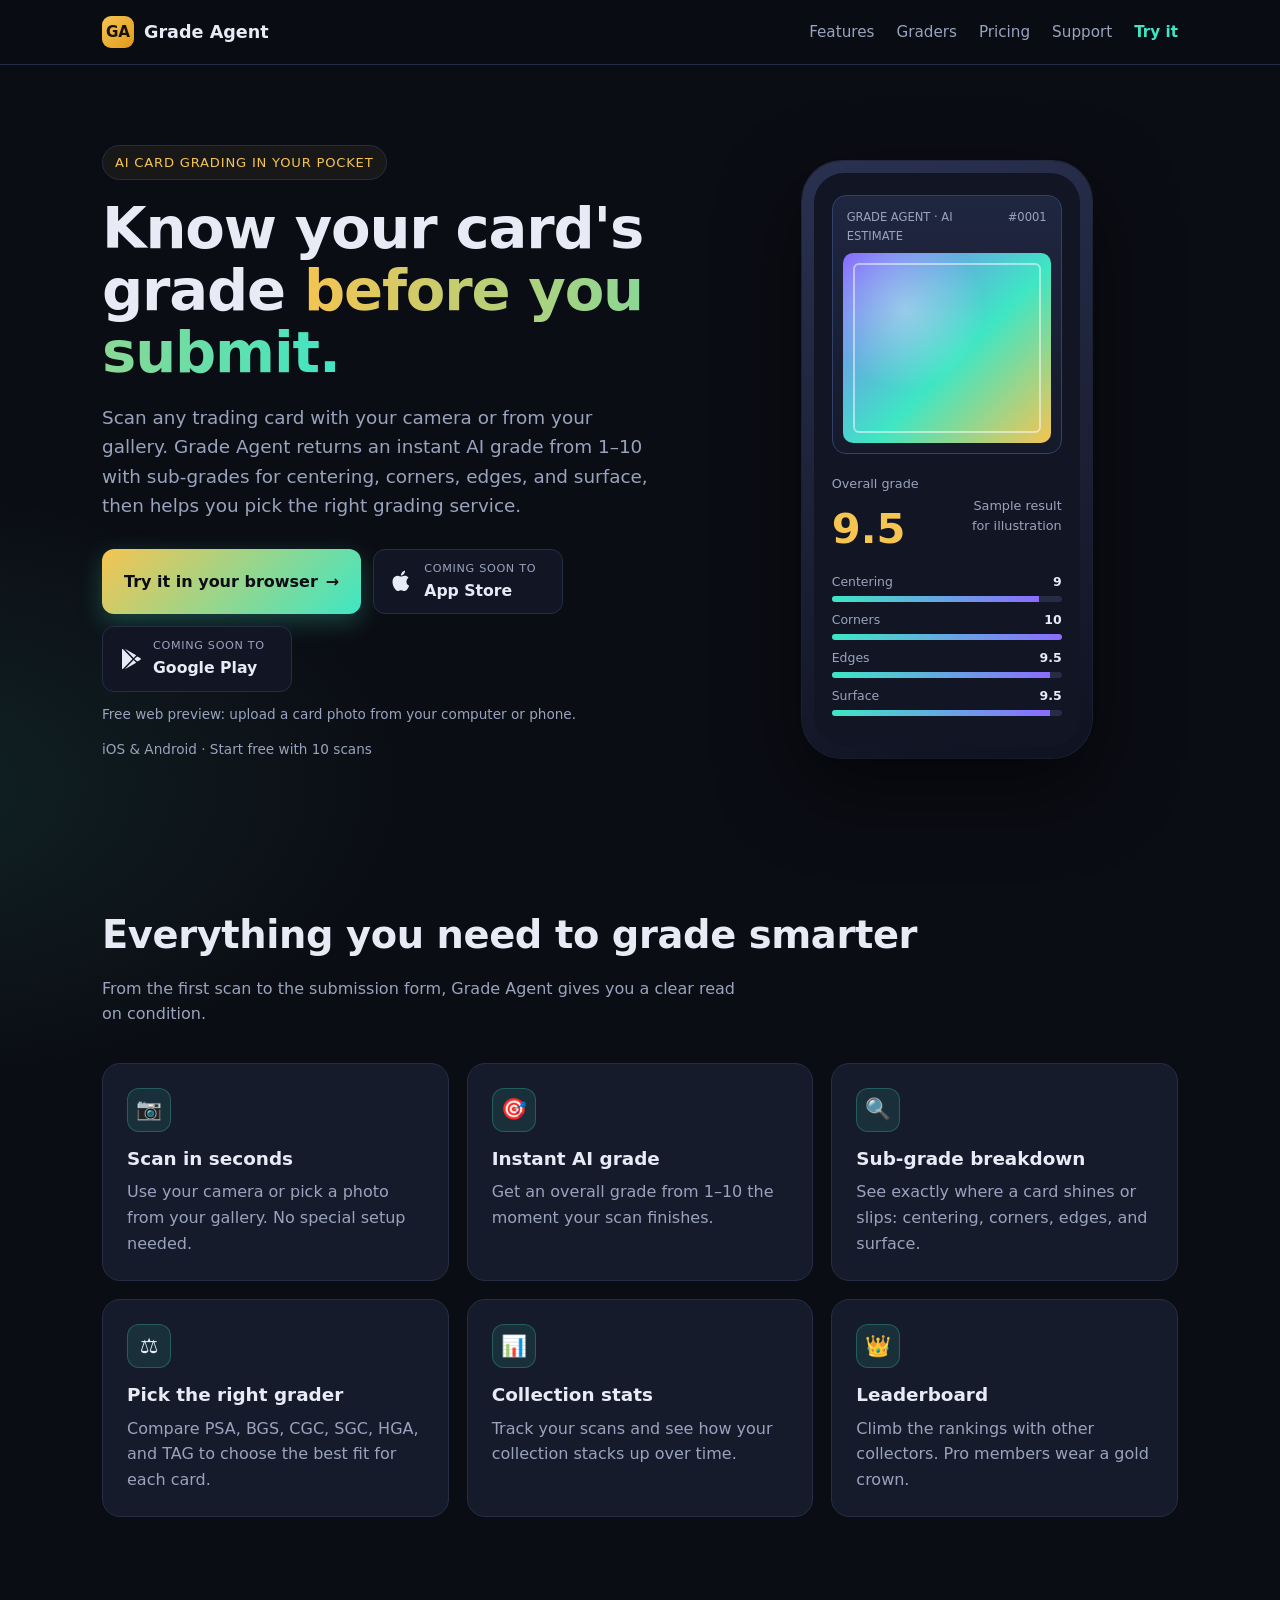
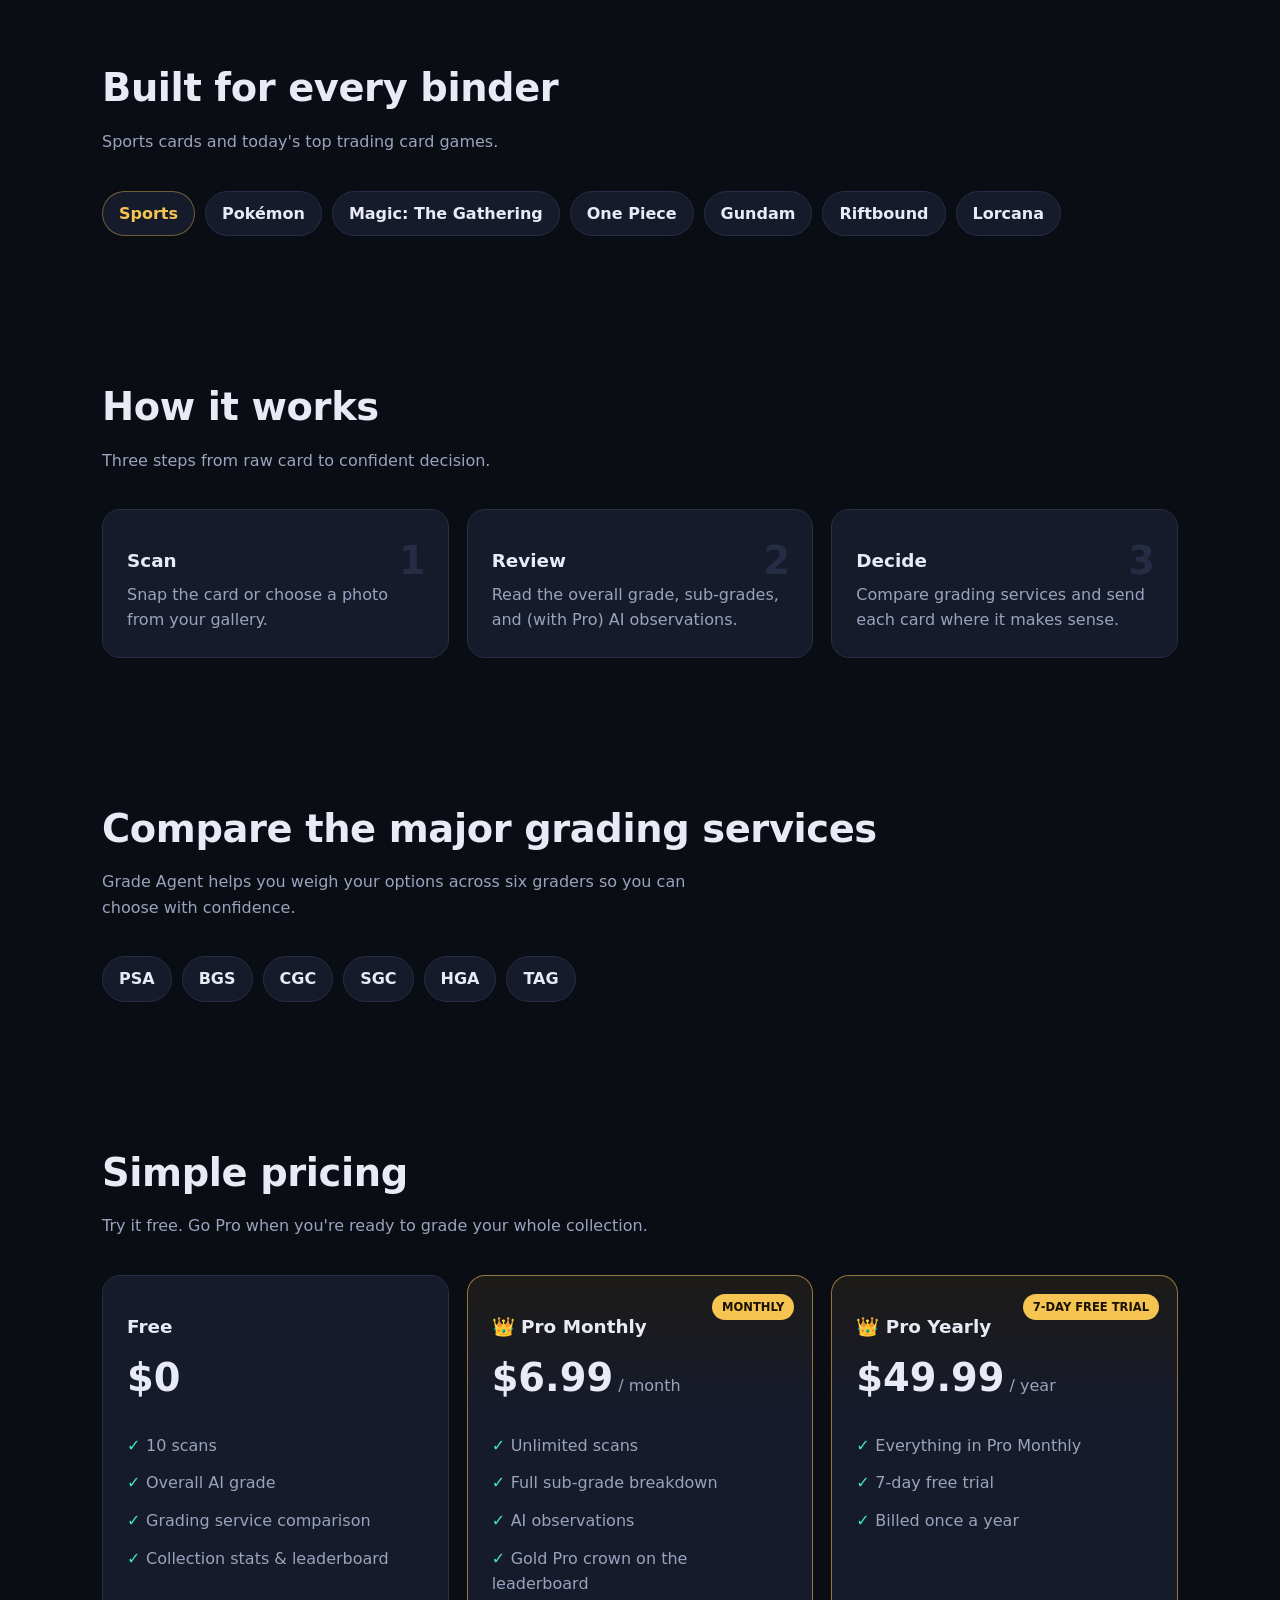
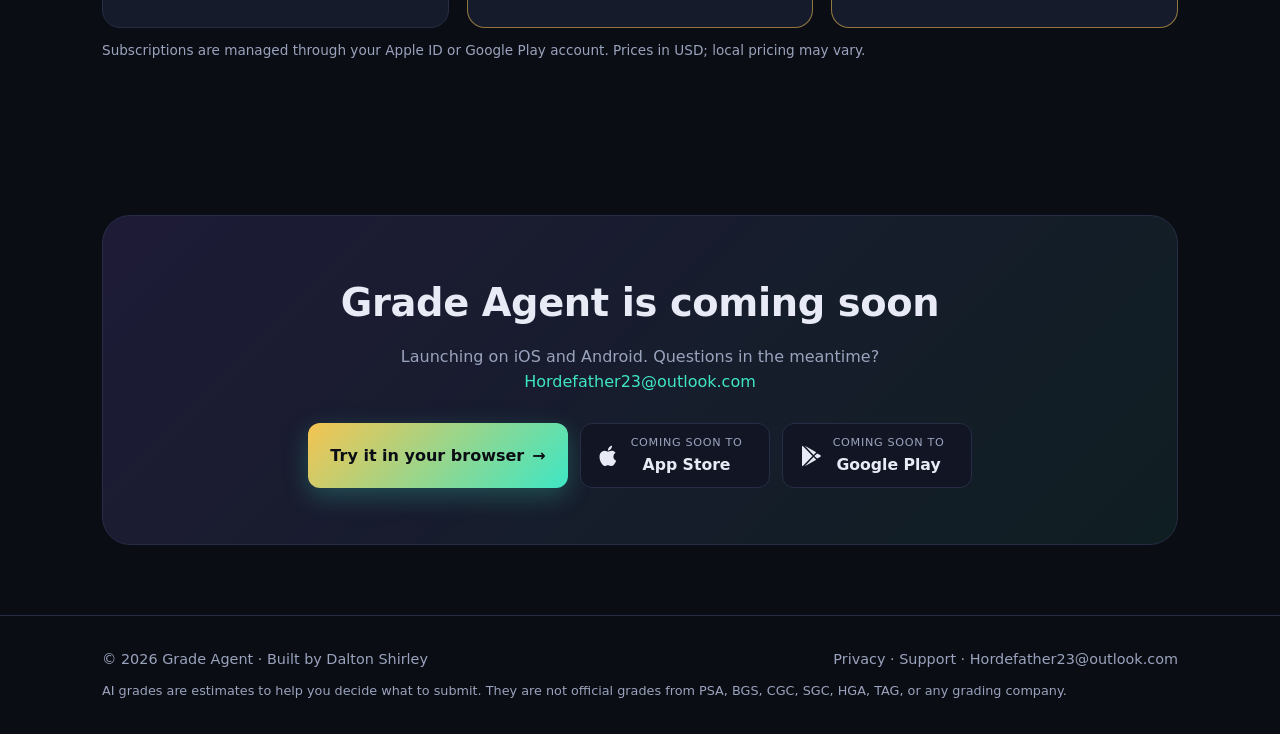
<file: index.html>
<!doctype html><html lang="en"><head><meta charset="utf-8"><meta name="viewport" content="width=device-width,initial-scale=1"><title>Grade Agent: AI Trading Card Grading</title><meta name="description" content="Scan any trading card and get an instant AI grade with centering, corners, edges, and surface sub-grades. Compare PSA, BGS, CGC, SGC, HGA, and TAG."><link rel="stylesheet" href="assets/styles.css"></head><body>
<header class="nav"><div class="wrap"><a class="brand" href="./"><span class="logo">GA</span>Grade Agent</a><ul><li><a href="#features">Features</a></li><li><a href="#graders">Graders</a></li><li><a href="#pricing">Pricing</a></li><li><a href="support/">Support</a></li><li class="nav-try"><a href="https://grader-picker.preview.emergentagent.com/" target="_blank" rel="noopener">Try it</a></li></ul></div></header>
<main class="wrap">
<div class="hero"><div><span class="eyebrow">AI card grading in your pocket</span>
<h1>Know your card's grade <span class="grad">before you submit.</span></h1>
<p class="lead">Scan any trading card with your camera or from your gallery. Grade Agent returns an instant AI grade from 1–10 with sub-grades for centering, corners, edges, and surface, then helps you pick the right grading service.</p>
<div class="badges"><a class="btn-try" href="https://grader-picker.preview.emergentagent.com/" target="_blank" rel="noopener">Try it in your browser <span aria-hidden="true">→</span></a><div class="badge"><svg viewBox="0 0 24 24"><path d="M16.4 12.6c0-2.6 2.1-3.8 2.2-3.9-1.2-1.8-3.1-2-3.7-2-1.6-.2-3.1.9-3.9.9-.8 0-2-.9-3.4-.9-1.7 0-3.3 1-4.2 2.6-1.8 3.1-.5 7.7 1.3 10.2.9 1.2 1.9 2.6 3.2 2.6 1.3-.1 1.8-.8 3.3-.8 1.6 0 2 .8 3.4.8 1.4 0 2.3-1.3 3.1-2.5 1-1.4 1.4-2.8 1.4-2.9-.1 0-2.7-1-2.7-4.1zM13.9 5c.7-.9 1.2-2 1.1-3.2-1 0-2.3.7-3 1.6-.7.8-1.2 2-1.1 3.1 1.1.1 2.3-.6 3-1.5z"/></svg><div><small>Coming soon to</small><b>App Store</b></div></div><div class="badge"><svg viewBox="0 0 24 24"><path d="M3.6 1.8 13.5 12l-9.9 10.2c-.4-.2-.6-.7-.6-1.2V3c0-.5.2-1 .6-1.2zm11 11.3 2.6 2.6-11.4 6.5 8.8-9.1zm3.6-3.7 3 1.7c.8.5.8 1.3 0 1.8l-3 1.7-2.9-2.6 2.9-2.6zM5.8 1.8l11.4 6.5-2.6 2.6-8.8-9.1z"/></svg><div><small>Coming soon to</small><b>Google Play</b></div></div></div><p class="note try-note">Free web preview: upload a card photo from your computer or phone.</p><p class="note">iOS &amp; Android · Start free with 10 scans</p></div>
<div class="phone"><div class="screen"><div class="slab"><div class="lbl"><span>GRADE AGENT · AI ESTIMATE</span><span>#0001</span></div><div class="cardart"></div></div>
<div class="score"><div><span>Overall grade</span><div class="big">9.5</div></div><span style="text-align:right">Sample result<br>for illustration</span></div>
<div class="bar">Centering <b style="float:right;color:#e8ebf5">9</b><div><i style="width:90%"></i></div></div><div class="bar">Corners <b style="float:right;color:#e8ebf5">10</b><div><i style="width:100%"></i></div></div><div class="bar">Edges <b style="float:right;color:#e8ebf5">9.5</b><div><i style="width:95.0%"></i></div></div><div class="bar">Surface <b style="float:right;color:#e8ebf5">9.5</b><div><i style="width:95.0%"></i></div></div></div></div></div>

<section id="features"><h2>Everything you need to grade smarter</h2><p class="sub">From the first scan to the submission form, Grade Agent gives you a clear read on condition.</p>
<div class="grid g3">
<div class="tile"><div class="ico">📷</div><h3>Scan in seconds</h3><p>Use your camera or pick a photo from your gallery. No special setup needed.</p></div>
<div class="tile"><div class="ico">🎯</div><h3>Instant AI grade</h3><p>Get an overall grade from 1–10 the moment your scan finishes.</p></div>
<div class="tile"><div class="ico">🔍</div><h3>Sub-grade breakdown</h3><p>See exactly where a card shines or slips: centering, corners, edges, and surface.</p></div>
<div class="tile"><div class="ico">⚖️</div><h3>Pick the right grader</h3><p>Compare PSA, BGS, CGC, SGC, HGA, and TAG to choose the best fit for each card.</p></div>
<div class="tile"><div class="ico">📊</div><h3>Collection stats</h3><p>Track your scans and see how your collection stacks up over time.</p></div>
<div class="tile"><div class="ico"><span class="crown">👑</span></div><h3>Leaderboard</h3><p>Climb the rankings with other collectors. Pro members wear a gold crown.</p></div>
</div></section>

<section id="games"><h2>Built for every binder</h2><p class="sub">Sports cards and today's top trading card games.</p>
<div class="chips"><span class="chip g">Sports</span><span class="chip">Pokémon</span><span class="chip">Magic: The Gathering</span><span class="chip">One Piece</span><span class="chip">Gundam</span><span class="chip">Riftbound</span><span class="chip">Lorcana</span></div></section>

<section id="how"><h2>How it works</h2><p class="sub">Three steps from raw card to confident decision.</p>
<div class="grid g3 steps"><div class="tile step"><h3>Scan</h3><p>Snap the card or choose a photo from your gallery.</p></div><div class="tile step"><h3>Review</h3><p>Read the overall grade, sub-grades, and (with Pro) AI observations.</p></div><div class="tile step"><h3>Decide</h3><p>Compare grading services and send each card where it makes sense.</p></div></div></section>

<section id="graders"><h2>Compare the major grading services</h2><p class="sub">Grade Agent helps you weigh your options across six graders so you can choose with confidence.</p>
<div class="chips"><span class="chip">PSA</span><span class="chip">BGS</span><span class="chip">CGC</span><span class="chip">SGC</span><span class="chip">HGA</span><span class="chip">TAG</span></div></section>

<section id="pricing"><h2>Simple pricing</h2><p class="sub">Try it free. Go Pro when you're ready to grade your whole collection.</p>
<div class="grid g3">
<div class="tile price"><h3>Free</h3><div class="amt">$0</div><ul><li>10 scans</li><li>Overall AI grade</li><li>Grading service comparison</li><li>Collection stats &amp; leaderboard</li></ul></div>
<div class="tile price pro"><span class="tag">MONTHLY</span><h3><span class="crown">👑</span> Pro Monthly</h3><div class="amt">$6.99<small> / month</small></div><ul><li>Unlimited scans</li><li>Full sub-grade breakdown</li><li>AI observations</li><li>Gold Pro crown on the leaderboard</li></ul></div>
<div class="tile price pro"><span class="tag">7-DAY FREE TRIAL</span><h3><span class="crown">👑</span> Pro Yearly</h3><div class="amt">$49.99<small> / year</small></div><ul><li>Everything in Pro Monthly</li><li>7-day free trial</li><li>Billed once a year</li></ul></div>
</div><p class="note">Subscriptions are managed through your Apple ID or Google Play account. Prices in USD; local pricing may vary.</p></section>

<section><div class="cta"><h2>Grade Agent is coming soon</h2><p class="sub" style="margin:0 auto 6px">Launching on iOS and Android. Questions in the meantime? <a href="mailto:Hordefather23@outlook.com">Hordefather23@outlook.com</a></p><div class="badges"><a class="btn-try" href="https://grader-picker.preview.emergentagent.com/" target="_blank" rel="noopener">Try it in your browser <span aria-hidden="true">→</span></a><div class="badge"><svg viewBox="0 0 24 24"><path d="M16.4 12.6c0-2.6 2.1-3.8 2.2-3.9-1.2-1.8-3.1-2-3.7-2-1.6-.2-3.1.9-3.9.9-.8 0-2-.9-3.4-.9-1.7 0-3.3 1-4.2 2.6-1.8 3.1-.5 7.7 1.3 10.2.9 1.2 1.9 2.6 3.2 2.6 1.3-.1 1.8-.8 3.3-.8 1.6 0 2 .8 3.4.8 1.4 0 2.3-1.3 3.1-2.5 1-1.4 1.4-2.8 1.4-2.9-.1 0-2.7-1-2.7-4.1zM13.9 5c.7-.9 1.2-2 1.1-3.2-1 0-2.3.7-3 1.6-.7.8-1.2 2-1.1 3.1 1.1.1 2.3-.6 3-1.5z"/></svg><div><small>Coming soon to</small><b>App Store</b></div></div><div class="badge"><svg viewBox="0 0 24 24"><path d="M3.6 1.8 13.5 12l-9.9 10.2c-.4-.2-.6-.7-.6-1.2V3c0-.5.2-1 .6-1.2zm11 11.3 2.6 2.6-11.4 6.5 8.8-9.1zm3.6-3.7 3 1.7c.8.5.8 1.3 0 1.8l-3 1.7-2.9-2.6 2.9-2.6zM5.8 1.8l11.4 6.5-2.6 2.6-8.8-9.1z"/></svg><div><small>Coming soon to</small><b>Google Play</b></div></div></div></div></section>
</main>
<footer><div class="wrap"><div>© 2026 Grade Agent · Built by Dalton Shirley</div><div><a href="privacy/">Privacy</a> · <a href="support/">Support</a> · <a href="mailto:Hordefather23@outlook.com">Hordefather23@outlook.com</a></div></div><div class="wrap" style="margin-top:10px;font-size:.8rem">AI grades are estimates to help you decide what to submit. They are not official grades from PSA, BGS, CGC, SGC, HGA, TAG, or any grading company.</div></footer><script>(function(){var n="dalty24-gradeagent",p="home",d=new Date().toISOString().slice(0,10).replace(/-/g,""),b="https://abacus.jasoncameron.dev/hit/"+n+"/";[p,p+"-"+d].forEach(function(k){fetch(b+k,{mode:"cors",credentials:"omit",cache:"no-store"}).catch(function(){})});})();</script></body></html>
</file>
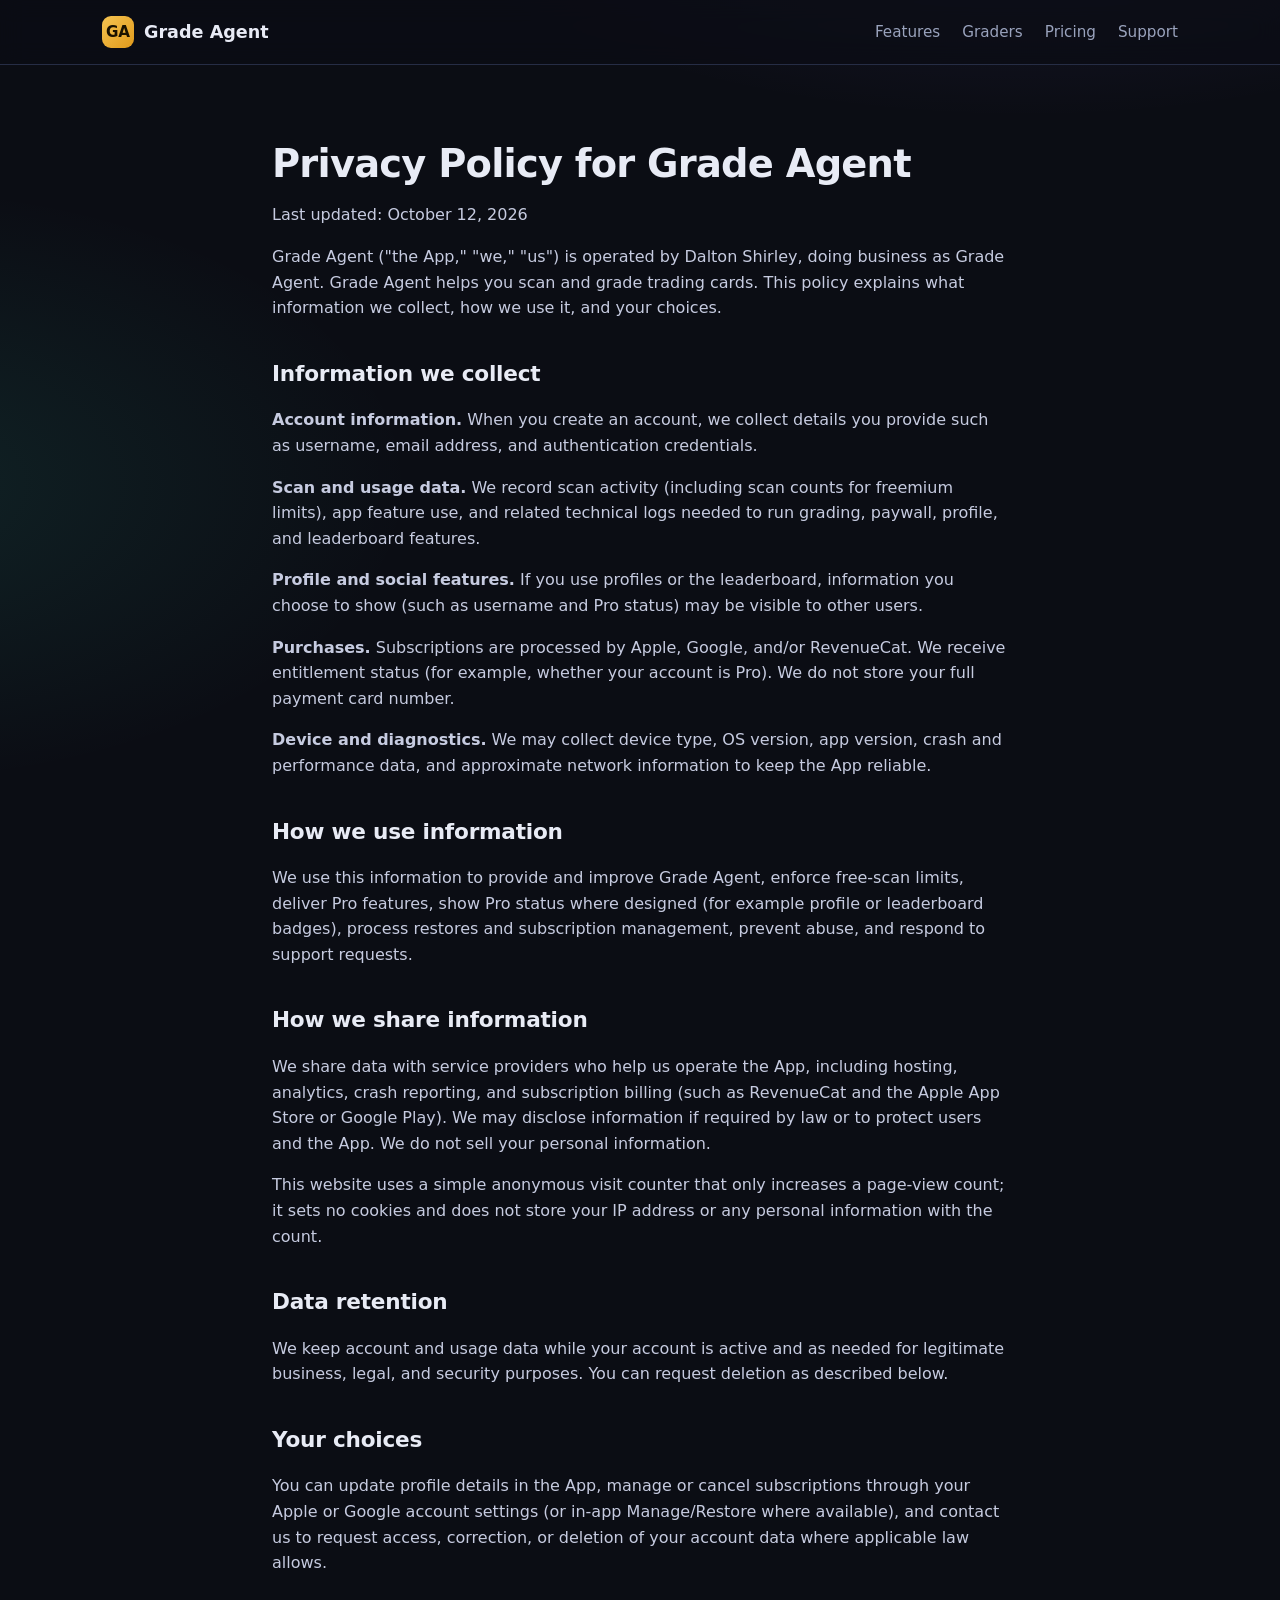
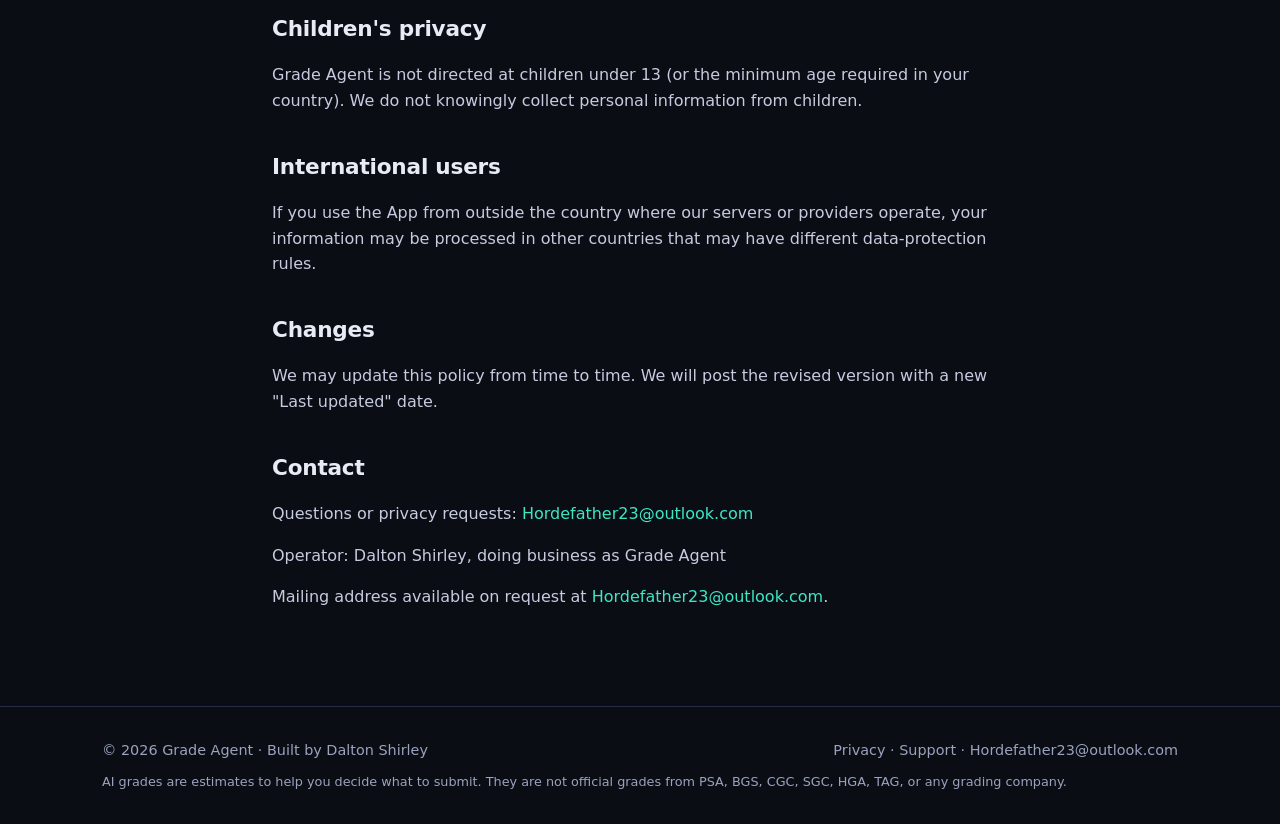
<file: privacy/index.html>
<!doctype html><html lang="en"><head><meta charset="utf-8"><meta name="viewport" content="width=device-width,initial-scale=1"><title>Privacy Policy · Grade Agent</title><meta name="description" content="Grade Agent privacy policy."><link rel="stylesheet" href="../assets/styles.css"></head><body>
<header class="nav"><div class="wrap"><a class="brand" href="../"><span class="logo">GA</span>Grade Agent</a><ul><li><a href="../#features">Features</a></li><li><a href="../#graders">Graders</a></li><li><a href="../#pricing">Pricing</a></li><li><a href="../support/">Support</a></li></ul></div></header>
<main class="doc"><h1>Privacy Policy for Grade Agent</h1>
<p>Last updated: October 12, 2026</p>
<p>Grade Agent ("the App," "we," "us") is operated by Dalton Shirley, doing business as Grade Agent. Grade Agent helps you scan and grade trading cards. This policy explains what information we collect, how we use it, and your choices.</p>
<h2>Information we collect</h2>
<p><strong>Account information.</strong> When you create an account, we collect details you provide such as username, email address, and authentication credentials.</p>
<p><strong>Scan and usage data.</strong> We record scan activity (including scan counts for freemium limits), app feature use, and related technical logs needed to run grading, paywall, profile, and leaderboard features.</p>
<p><strong>Profile and social features.</strong> If you use profiles or the leaderboard, information you choose to show (such as username and Pro status) may be visible to other users.</p>
<p><strong>Purchases.</strong> Subscriptions are processed by Apple, Google, and/or RevenueCat. We receive entitlement status (for example, whether your account is Pro). We do not store your full payment card number.</p>
<p><strong>Device and diagnostics.</strong> We may collect device type, OS version, app version, crash and performance data, and approximate network information to keep the App reliable.</p>
<h2>How we use information</h2>
<p>We use this information to provide and improve Grade Agent, enforce free-scan limits, deliver Pro features, show Pro status where designed (for example profile or leaderboard badges), process restores and subscription management, prevent abuse, and respond to support requests.</p>
<h2>How we share information</h2>
<p>We share data with service providers who help us operate the App, including hosting, analytics, crash reporting, and subscription billing (such as RevenueCat and the Apple App Store or Google Play). We may disclose information if required by law or to protect users and the App. We do not sell your personal information.</p>
<p>This website uses a simple anonymous visit counter that only increases a page-view count; it sets no cookies and does not store your IP address or any personal information with the count.</p>
<h2>Data retention</h2>
<p>We keep account and usage data while your account is active and as needed for legitimate business, legal, and security purposes. You can request deletion as described below.</p>
<h2>Your choices</h2>
<p>You can update profile details in the App, manage or cancel subscriptions through your Apple or Google account settings (or in-app Manage/Restore where available), and contact us to request access, correction, or deletion of your account data where applicable law allows.</p>
<h2>Children's privacy</h2>
<p>Grade Agent is not directed at children under 13 (or the minimum age required in your country). We do not knowingly collect personal information from children.</p>
<h2>International users</h2>
<p>If you use the App from outside the country where our servers or providers operate, your information may be processed in other countries that may have different data-protection rules.</p>
<h2>Changes</h2>
<p>We may update this policy from time to time. We will post the revised version with a new "Last updated" date.</p>
<h2>Contact</h2>
<p>Questions or privacy requests: <a href="mailto:Hordefather23@outlook.com">Hordefather23@outlook.com</a></p>
<p>Operator: Dalton Shirley, doing business as Grade Agent</p>
<p>Mailing address available on request at <a href="mailto:Hordefather23@outlook.com">Hordefather23@outlook.com</a>.</p></main>
<footer><div class="wrap"><div>© 2026 Grade Agent · Built by Dalton Shirley</div><div><a href="../privacy/">Privacy</a> · <a href="../support/">Support</a> · <a href="mailto:Hordefather23@outlook.com">Hordefather23@outlook.com</a></div></div><div class="wrap" style="margin-top:10px;font-size:.8rem">AI grades are estimates to help you decide what to submit. They are not official grades from PSA, BGS, CGC, SGC, HGA, TAG, or any grading company.</div></footer><script>(function(){var n="dalty24-gradeagent",p="privacy",d=new Date().toISOString().slice(0,10).replace(/-/g,""),b="https://abacus.jasoncameron.dev/hit/"+n+"/";[p,p+"-"+d].forEach(function(k){fetch(b+k,{mode:"cors",credentials:"omit",cache:"no-store"}).catch(function(){})});})();</script></body></html>
</file>
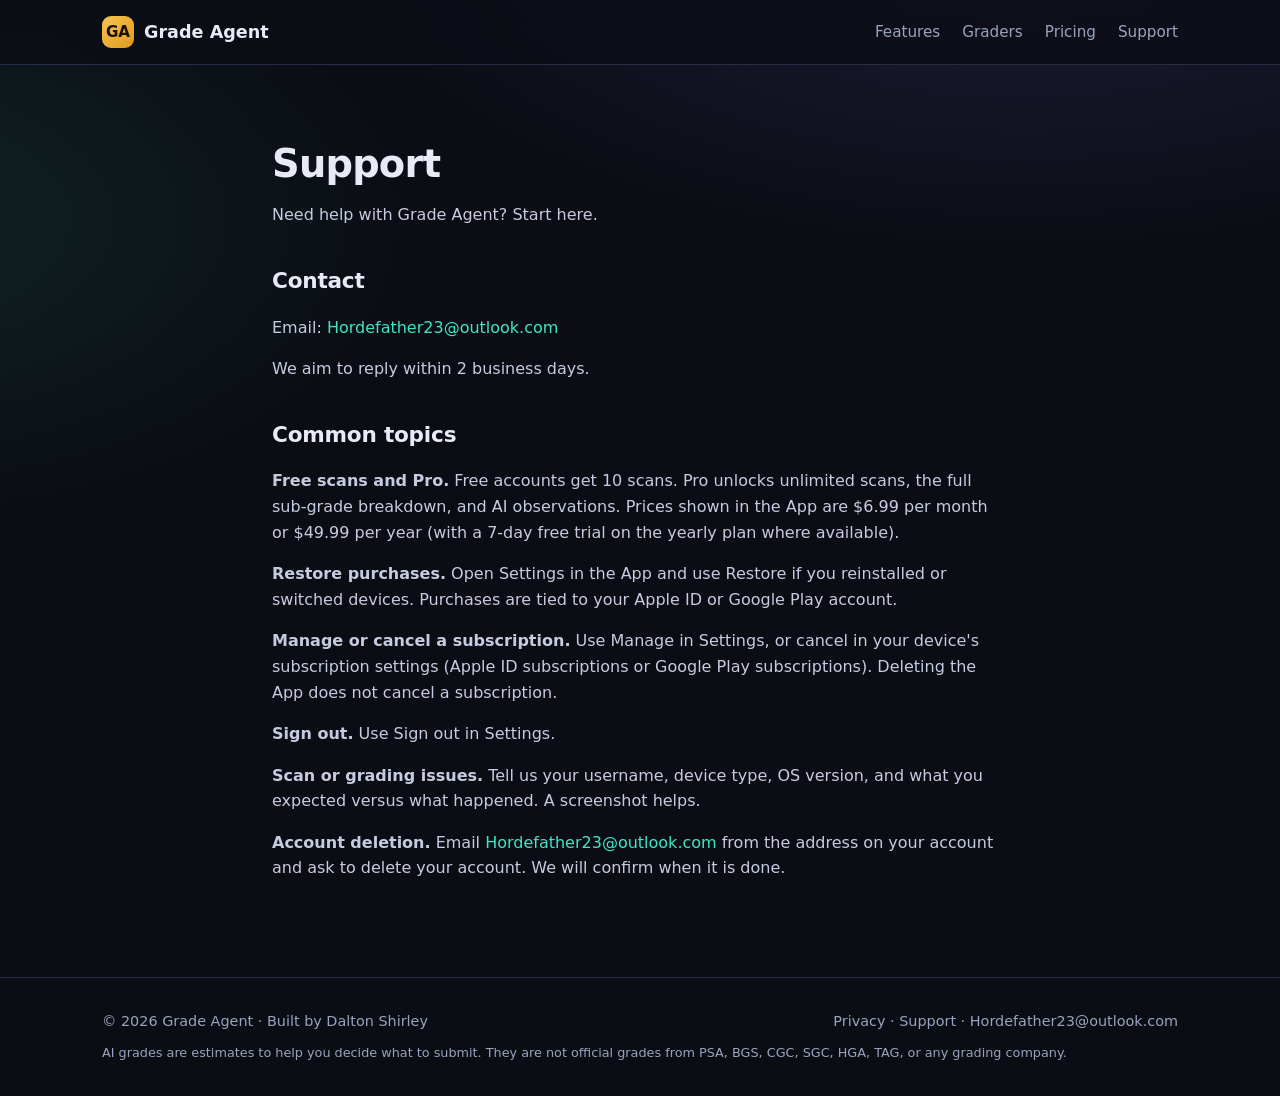
<file: support/index.html>
<!doctype html><html lang="en"><head><meta charset="utf-8"><meta name="viewport" content="width=device-width,initial-scale=1"><title>Support · Grade Agent</title><meta name="description" content="Get help with Grade Agent."><link rel="stylesheet" href="../assets/styles.css"></head><body>
<header class="nav"><div class="wrap"><a class="brand" href="../"><span class="logo">GA</span>Grade Agent</a><ul><li><a href="../#features">Features</a></li><li><a href="../#graders">Graders</a></li><li><a href="../#pricing">Pricing</a></li><li><a href="../support/">Support</a></li></ul></div></header>
<main class="doc"><h1>Support</h1>
<p>Need help with Grade Agent? Start here.</p>
<h2>Contact</h2>
<p>Email: <a href="mailto:Hordefather23@outlook.com">Hordefather23@outlook.com</a></p>
<p>We aim to reply within 2 business days.</p>
<h2>Common topics</h2>
<p><strong>Free scans and Pro.</strong> Free accounts get 10 scans. Pro unlocks unlimited scans, the full sub-grade breakdown, and AI observations. Prices shown in the App are $6.99 per month or $49.99 per year (with a 7-day free trial on the yearly plan where available).</p>
<p><strong>Restore purchases.</strong> Open Settings in the App and use Restore if you reinstalled or switched devices. Purchases are tied to your Apple ID or Google Play account.</p>
<p><strong>Manage or cancel a subscription.</strong> Use Manage in Settings, or cancel in your device's subscription settings (Apple ID subscriptions or Google Play subscriptions). Deleting the App does not cancel a subscription.</p>
<p><strong>Sign out.</strong> Use Sign out in Settings.</p>
<p><strong>Scan or grading issues.</strong> Tell us your username, device type, OS version, and what you expected versus what happened. A screenshot helps.</p>
<p><strong>Account deletion.</strong> Email <a href="mailto:Hordefather23@outlook.com">Hordefather23@outlook.com</a> from the address on your account and ask to delete your account. We will confirm when it is done.</p></main>
<footer><div class="wrap"><div>© 2026 Grade Agent · Built by Dalton Shirley</div><div><a href="../privacy/">Privacy</a> · <a href="../support/">Support</a> · <a href="mailto:Hordefather23@outlook.com">Hordefather23@outlook.com</a></div></div><div class="wrap" style="margin-top:10px;font-size:.8rem">AI grades are estimates to help you decide what to submit. They are not official grades from PSA, BGS, CGC, SGC, HGA, TAG, or any grading company.</div></footer><script>(function(){var n="dalty24-gradeagent",p="support",d=new Date().toISOString().slice(0,10).replace(/-/g,""),b="https://abacus.jasoncameron.dev/hit/"+n+"/";[p,p+"-"+d].forEach(function(k){fetch(b+k,{mode:"cors",credentials:"omit",cache:"no-store"}).catch(function(){})});})();</script></body></html>
</file>
<file: assets/styles.css>
:root{--bg:#0b0d14;--bg2:#121624;--card:#161b2c;--line:#262d45;--text:#e8ebf5;--muted:#9aa3bd;--gold:#f5c451;--gold2:#e09a1b;--teal:#3ee6c4;--violet:#8b6cff;--r:18px}
*{box-sizing:border-box}html{scroll-behavior:smooth}
body{margin:0;font-family:Inter,system-ui,-apple-system,"Segoe UI",Roboto,sans-serif;background:radial-gradient(1200px 600px at 80% -10%,rgba(139,108,255,.18),transparent 60%),radial-gradient(900px 500px at -10% 20%,rgba(62,230,196,.10),transparent 60%),var(--bg);color:var(--text);line-height:1.6}
a{color:var(--teal);text-decoration:none}a:hover{text-decoration:underline}
.wrap{max-width:1120px;margin:0 auto;padding:0 22px}
header.nav{position:sticky;top:0;z-index:10;backdrop-filter:blur(12px);background:rgba(11,13,20,.75);border-bottom:1px solid var(--line)}
.nav .wrap{display:flex;align-items:center;justify-content:space-between;height:64px}
.brand{display:flex;align-items:center;gap:10px;font-weight:800;color:var(--text);font-size:1.1rem}
.logo{width:32px;height:32px;border-radius:9px;background:linear-gradient(135deg,var(--gold),var(--gold2));display:grid;place-items:center;color:#1a1200;font-weight:900;font-size:.95rem}
.nav ul{display:flex;gap:22px;list-style:none;margin:0;padding:0}.nav ul a{color:var(--muted);font-size:.95rem}.nav ul a:hover{color:var(--text);text-decoration:none}
.hero{padding:80px 0 60px;display:grid;grid-template-columns:1.1fr .9fr;gap:48px;align-items:center}
.eyebrow{display:inline-block;padding:6px 12px;border:1px solid var(--line);border-radius:99px;color:var(--gold);font-size:.82rem;letter-spacing:.06em;text-transform:uppercase;background:rgba(245,196,81,.06)}
h1{font-size:clamp(2.3rem,5vw,3.6rem);line-height:1.08;margin:18px 0;letter-spacing:-.02em}
.grad{background:linear-gradient(90deg,var(--gold),var(--teal));-webkit-background-clip:text;background-clip:text;color:transparent}
.lead{color:var(--muted);font-size:1.15rem;max-width:560px}
.badges{display:flex;flex-wrap:wrap;gap:12px;margin-top:28px}
.badge{display:flex;align-items:center;gap:10px;padding:10px 16px;border-radius:12px;border:1px solid var(--line);background:var(--bg2);min-width:190px}
.badge svg{width:24px;height:24px;fill:var(--text)}.badge small{display:block;color:var(--muted);font-size:.7rem;text-transform:uppercase;letter-spacing:.06em}.badge b{font-size:.98rem}
.note{color:var(--muted);font-size:.85rem;margin-top:12px}
/* phone mock */
.phone{width:290px;margin:0 auto;border-radius:40px;padding:12px;background:linear-gradient(160deg,#2a3150,#0f1220);box-shadow:0 30px 80px rgba(0,0,0,.55),0 0 0 1px var(--line)}
.screen{border-radius:30px;background:var(--bg2);padding:22px 18px;min-height:540px}
.slab{border-radius:14px;padding:10px;background:linear-gradient(180deg,#1f2640,#151a2b);border:1px solid #33406a}
.slab .lbl{display:flex;justify-content:space-between;font-size:.72rem;color:var(--muted);padding:2px 4px 8px}
.cardart{height:190px;border-radius:10px;background:radial-gradient(circle at 30% 30%,rgba(255,255,255,.35),transparent 40%),linear-gradient(135deg,#8b6cff,#3ee6c4 55%,#f5c451);position:relative;overflow:hidden}
.cardart:after{content:"";position:absolute;inset:10px;border:2px solid rgba(255,255,255,.5);border-radius:6px}
.score{display:flex;align-items:center;justify-content:space-between;margin:16px 0 10px}
.score .big{font-size:2.6rem;font-weight:900;color:var(--gold)}.score span{color:var(--muted);font-size:.8rem}
.bar{margin:8px 0;font-size:.78rem;color:var(--muted)}.bar div{height:6px;border-radius:9px;background:#252c44;margin-top:4px;overflow:hidden}.bar i{display:block;height:100%;background:linear-gradient(90deg,var(--teal),var(--violet))}
section{padding:70px 0}
h2{font-size:clamp(1.8rem,3.4vw,2.4rem);margin:0 0 10px;letter-spacing:-.01em}
.sub{color:var(--muted);max-width:640px;margin:0 0 36px}
.grid{display:grid;gap:18px}.g3{grid-template-columns:repeat(3,1fr)}.g4{grid-template-columns:repeat(4,1fr)}.g2{grid-template-columns:repeat(2,1fr)}
.tile{background:var(--card);border:1px solid var(--line);border-radius:var(--r);padding:24px}
.tile h3{margin:12px 0 6px;font-size:1.15rem}.tile p{margin:0;color:var(--muted)}
.ico{width:44px;height:44px;border-radius:12px;display:grid;place-items:center;font-size:1.3rem;background:rgba(62,230,196,.1);border:1px solid rgba(62,230,196,.25)}
.chips{display:flex;flex-wrap:wrap;gap:10px}.chip{padding:9px 16px;border-radius:99px;background:var(--card);border:1px solid var(--line);font-weight:600}
.chip.g{border-color:rgba(245,196,81,.4);color:var(--gold)}
.steps{counter-reset:s}.step{position:relative}.step:before{counter-increment:s;content:counter(s);position:absolute;top:20px;right:22px;font-size:2.4rem;font-weight:900;color:#252c44}
.price{position:relative}.price .amt{font-size:2.4rem;font-weight:900}.price .amt small{font-size:1rem;color:var(--muted);font-weight:500}
.price ul{list-style:none;padding:0;margin:18px 0 0}.price li{padding:6px 0;color:var(--muted)}.price li:before{content:"✓  ";color:var(--teal);font-weight:700}
.price.pro{border-color:rgba(245,196,81,.55);background:linear-gradient(180deg,rgba(245,196,81,.08),var(--card) 40%)}
.tag{position:absolute;top:18px;right:18px;font-size:.72rem;padding:4px 10px;border-radius:99px;background:var(--gold);color:#1a1200;font-weight:800}
.crown{color:var(--gold)}
.cta{text-align:center;border:1px solid var(--line);border-radius:28px;padding:56px 24px;background:linear-gradient(135deg,rgba(139,108,255,.15),rgba(62,230,196,.08))}
.cta .badges{justify-content:center}
footer{border-top:1px solid var(--line);padding:32px 0;color:var(--muted);font-size:.9rem}
footer .wrap{display:flex;flex-wrap:wrap;gap:16px;justify-content:space-between}footer a{color:var(--muted)}
.doc{max-width:780px;padding:60px 22px 80px;margin:0 auto}.doc h1{font-size:2.4rem}.doc h2{font-size:1.35rem;margin-top:36px}.doc p,.doc li{color:#c6cbe0}
.todo{background:rgba(255,120,80,.12);border:1px dashed #ff7a50;color:#ffb199;padding:2px 8px;border-radius:6px;font-weight:700}
.box{background:var(--card);border:1px solid var(--line);border-radius:var(--r);padding:20px 24px;margin:20px 0}
@media(max-width:900px){.hero{grid-template-columns:1fr;padding-top:48px}.g4{grid-template-columns:repeat(2,1fr)}.g3{grid-template-columns:1fr}}
@media(max-width:600px){.nav ul li:not(:last-child){display:none}.g4,.g2{grid-template-columns:1fr}section{padding:50px 0}.badge{flex:1}}

.btn-try{display:flex;align-items:center;justify-content:center;gap:8px;padding:14px 22px;border-radius:12px;background:linear-gradient(135deg,var(--gold),var(--teal));color:#0b0d14;font-weight:700;font-size:1rem;min-width:190px;box-shadow:0 8px 24px rgba(62,230,196,.25)}
.btn-try:hover{text-decoration:none;filter:brightness(1.08)}
.nav ul li.nav-try a{color:var(--teal);font-weight:600}
@media(max-width:720px){.nav ul li.nav-try{display:list-item!important}.btn-try{flex:1 1 100%}}
</file>
